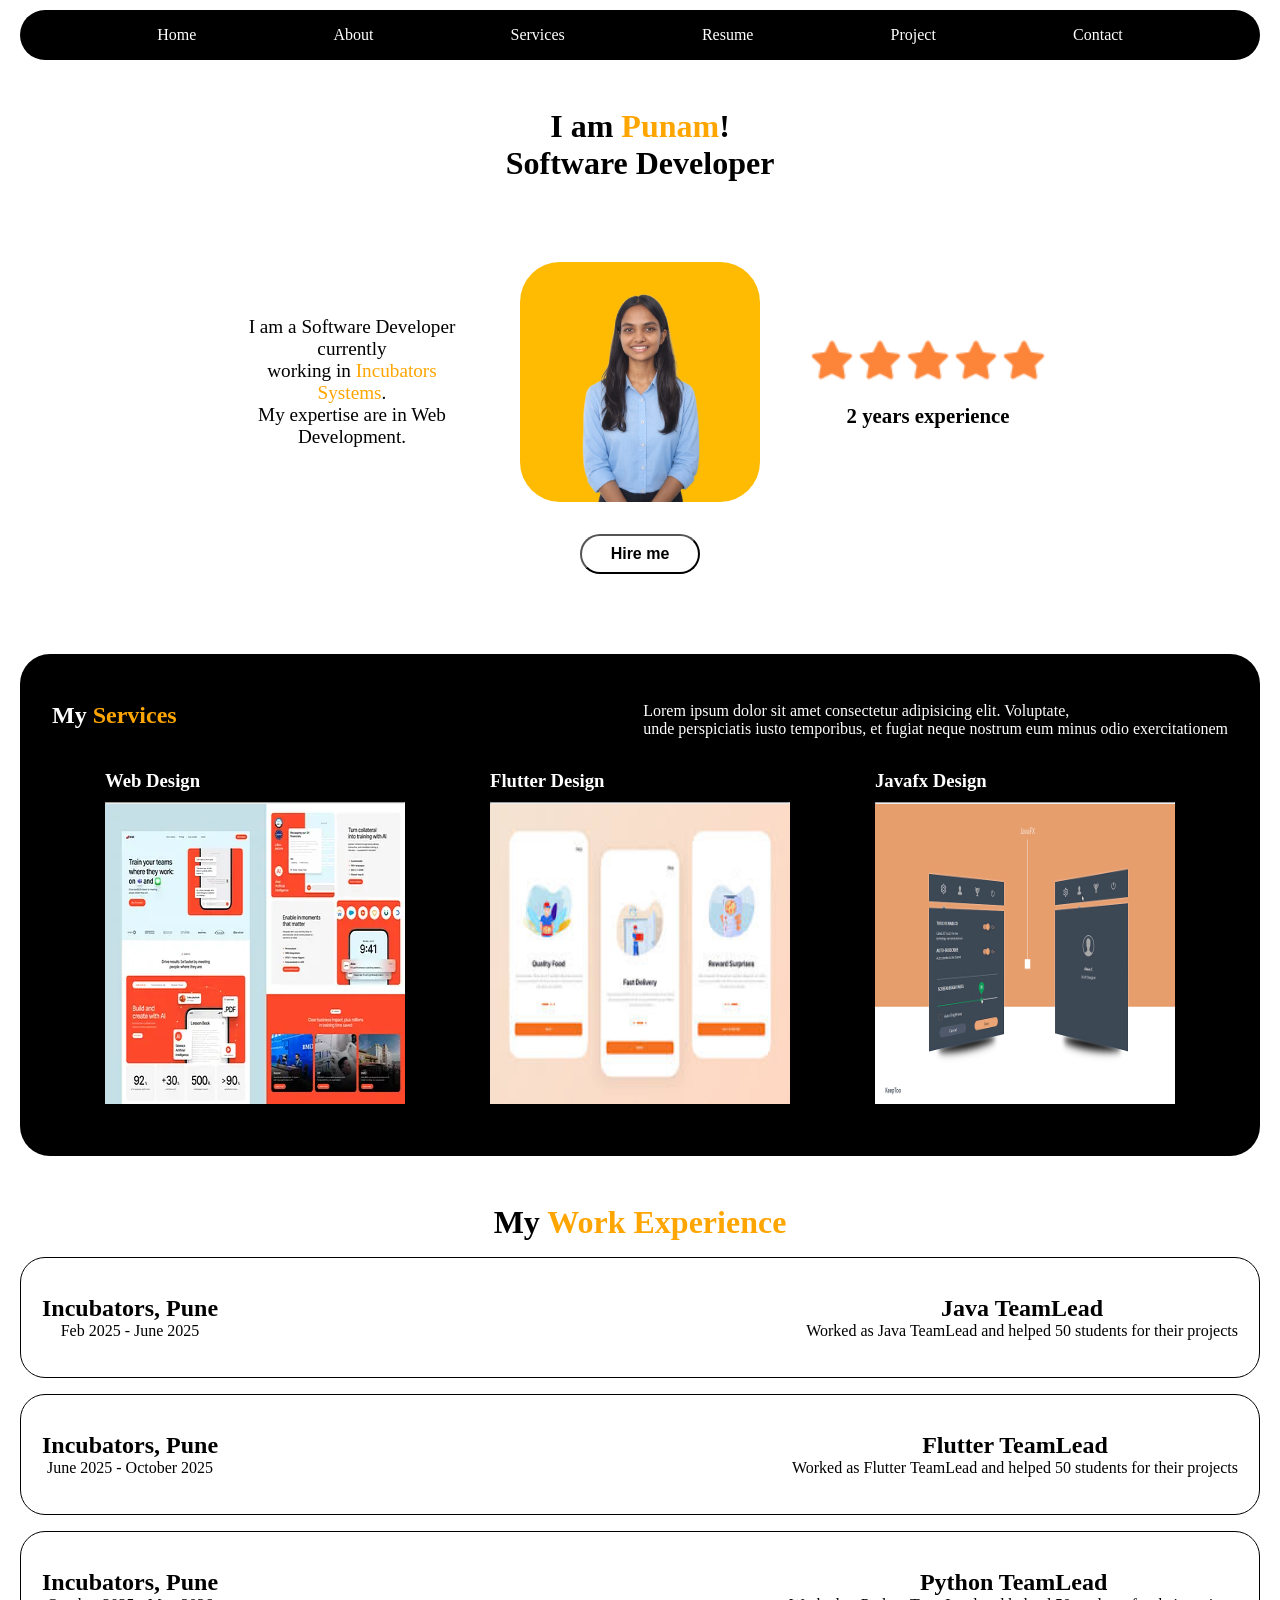
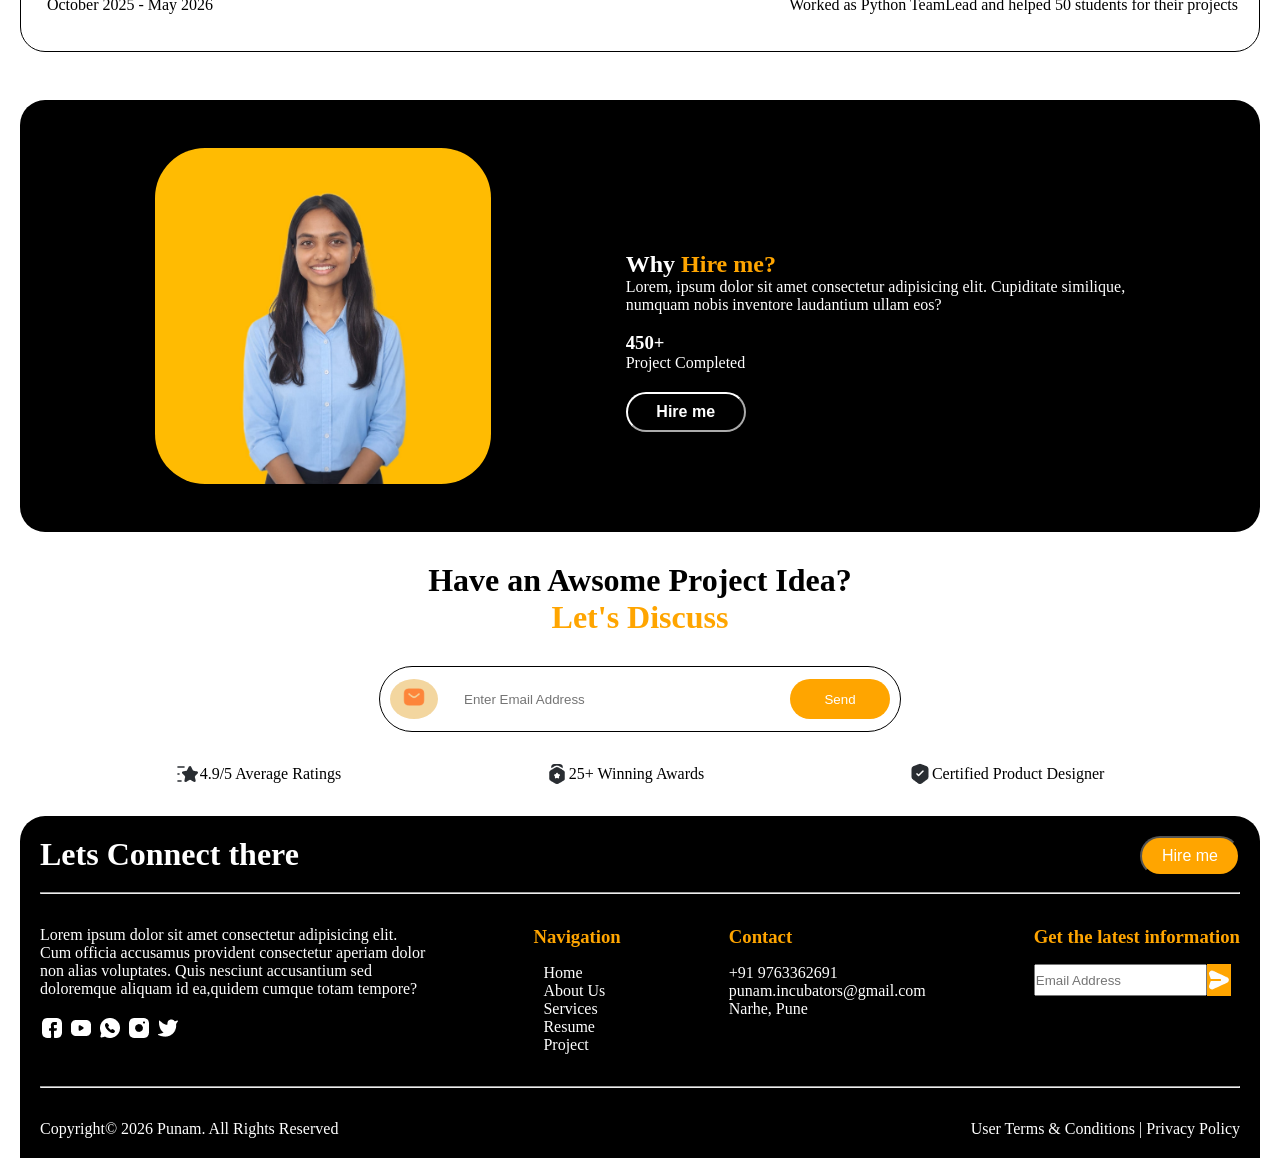
<file: index.html>
<!DOCTYPE html>
<html lang="en">

<head>
    <meta charset="UTF-8">
    <meta name="viewport" content="width=device-width, initial-scale=1.0">
    <title>punam</title>
    <link rel="stylesheet" href="assets/css/style.css">
</head>

<body>
    <div class="navbar-section">
        <nav class="nav-tab">
            <a href="index.html">Home</a>
            <a href="about/about.html">About</a>
            <a href="services/services.html">Services</a>
            <a href="resume/resume.html">Resume</a>
            <a href="projects/projects.html">Project</a>
            <a href="contact/contact.html">Contact</a>
        </nav>
        <div class="hero-section">
            <h1>I am <span class="span-element">Punam</span>! <br>Software Developer</h1>
            <div class="my-info">
                <p>
                    I am a Software Developer currently <br>working in <a href="https://www.core2web.in/"
                        class="company">Incubators
                        Systems</a>. <br>My expertise are in Web
                    Development.
                </p>
                <!-- <div id="container-round"></div> -->
                <img src="assets/images/punam_profile.jpeg" alt="profile-img">
                <div>
                    <img src="assets/images/ratings.png" alt="ratings">
                    <h2>2 years experience</h2>
                </div>
            </div>
            <button class="hire-button" onclick="alert('You are hired!!')">Hire me</button>
        </div>
    </div>
    <div class="service-main">
        <div class="service-header">
            <h2>My <span class="span-element">Services</span></h2>
            <p>Lorem ipsum dolor sit amet consectetur adipisicing elit. Voluptate, <br>unde perspiciatis iusto
                temporibus,
                et fugiat neque nostrum eum minus odio exercitationem </p>
        </div>
        <div class="service-cards">
            <div>
                <h3>Web Design</h3>
                <hr>
                <img src="assets/images/web.jpg" alt="web-service">
            </div>
            <div>
                <h3>Flutter Design</h3>
                <hr>
                <img src="assets/images/flutter_service.jpg" alt="flutter-service">
            </div>
            <div>
                <h3>Javafx Design</h3>
                <hr>
                <img src="assets/images/javafx_service.png" alt="javafx-service">
            </div>
        </div>
    </div>
    <div class="work-experience">
        <h1>My <span class="span-element">Work Experience</span></h1>
        <div class="work-list">
            <div>
                <div class="work-header">
                    <h2>Incubators, Pune</h2>
                    <p>Feb 2025 - June 2025</p>
                </div>
                <div class="work-detail">
                    <h2>Java TeamLead</h2>
                    <p>Worked as Java TeamLead and helped 50 students for their projects</p>
                </div>
            </div>
            <div>
                <div class="work-header">
                    <h2>Incubators, Pune</h2>
                    <p>June 2025 - October 2025</p>
                </div>
                <div class="work-detail">
                    <h2>Flutter TeamLead</h2>
                    <p>Worked as Flutter TeamLead and helped 50 students for their projects</p>
                </div>
            </div>
            <div>
                <div class="work-header">
                    <h2>Incubators, Pune</h2>
                    <p>October 2025 - May 2026</p>
                </div>
                <div class="work-detail">
                    <h2>Python TeamLead</h2>
                    <p>Worked as Python TeamLead and helped 50 students for their projects</p>
                </div>
            </div>
        </div>
    </div>

    <div class="why-me">
        <img src="assets/images/punam_profile.jpeg" alt="girl2">
        <div class="why-details">
            <h2>Why <span class="span-element">Hire me?</span></h2>
            <p>Lorem, ipsum dolor sit amet consectetur adipisicing elit. Cupiditate similique,<br> numquam nobis
                inventore
                laudantium ullam eos? <br><br></p>
            <h3>450+</h3>
            <p>Project Completed</p>
            <button onclick="alert('You are hired!!')">Hire me</button>
        </div>
    </div>

    <div class="connect-main">
        <h1>Have an Awsome Project Idea? <br> <span class="span-element">Let's Discuss</span></h1>

        <div class="connect-textfield">
            <div><img src="assets/images/sms.png" alt="email"></div>
            <input type="text" placeholder="Enter Email Address">
            <button>Send</button>
        </div>
        <div class="connect-details">
            <div>
                <img src="assets/images/star.png" alt="rating">
                <p>4.9/5 Average Ratings</p>
            </div>
            <div>
                <img src="assets/images/award.png" alt="awards">
                <p>25+ Winning Awards</p>
            </div>
            <div>
                <img src="assets/images/shield-tick.png" alt="certified">
                <p>Certified Product Designer</p>
            </div>
        </div>
    </div>

    <footer>
        <div class="footer-main">
            <div class="footer-header">
                <h1>Lets Connect there</h1>
                <button>Hire me</button>
            </div>
            <hr>
            <div class="footer-data">
                <div class="social">
                    <p>Lorem ipsum dolor sit amet consectetur adipisicing elit. <br>
                        Cum officia accusamus provident consectetur aperiam dolor <br>
                        non alias voluptates. Quis nesciunt accusantium sed <br>
                        doloremque aliquam id ea,quidem cumque totam tempore? <br><br>
                    </p>
                    <img src="assets/images/Social media.png" alt="social-media">
                </div>
                <div class="nav">
                    <h3>Navigation</h3>
                    <a href="index.html">Home</a> <br>
                    <a href="about/about.html">About Us</a> <br>
                    <a href="services/services.html">Services</a> <br>
                    <a href="resume/resume.html">Resume</a><br>
                    <a href="projects/projects.html">Project</a><br>
                </div>
                <div class="contact">
                    <h3>Contact</h3>
                    <p>+91 9763362691</p>
                    <p>punam.incubators@gmail.com</p>
                    <p>Narhe, Pune</p>
                </div>
                <div class="email">
                    <h3>Get the latest information</h3>
                    <div>
                        <input type="text" placeholder="Email Address">
                        <div>
                            <img src="assets/images/filled.png" alt="send">
                        </div>
                    </div>
                </div>
            </div>
            <hr>
            <div class="footer-bottom">
                <p>Copyright© 2026 Punam. All Rights Reserved</p>
                <p>User Terms & Conditions | Privacy Policy </p>
            </div>
        </div>
    </footer>
</body>

</html>
</file>
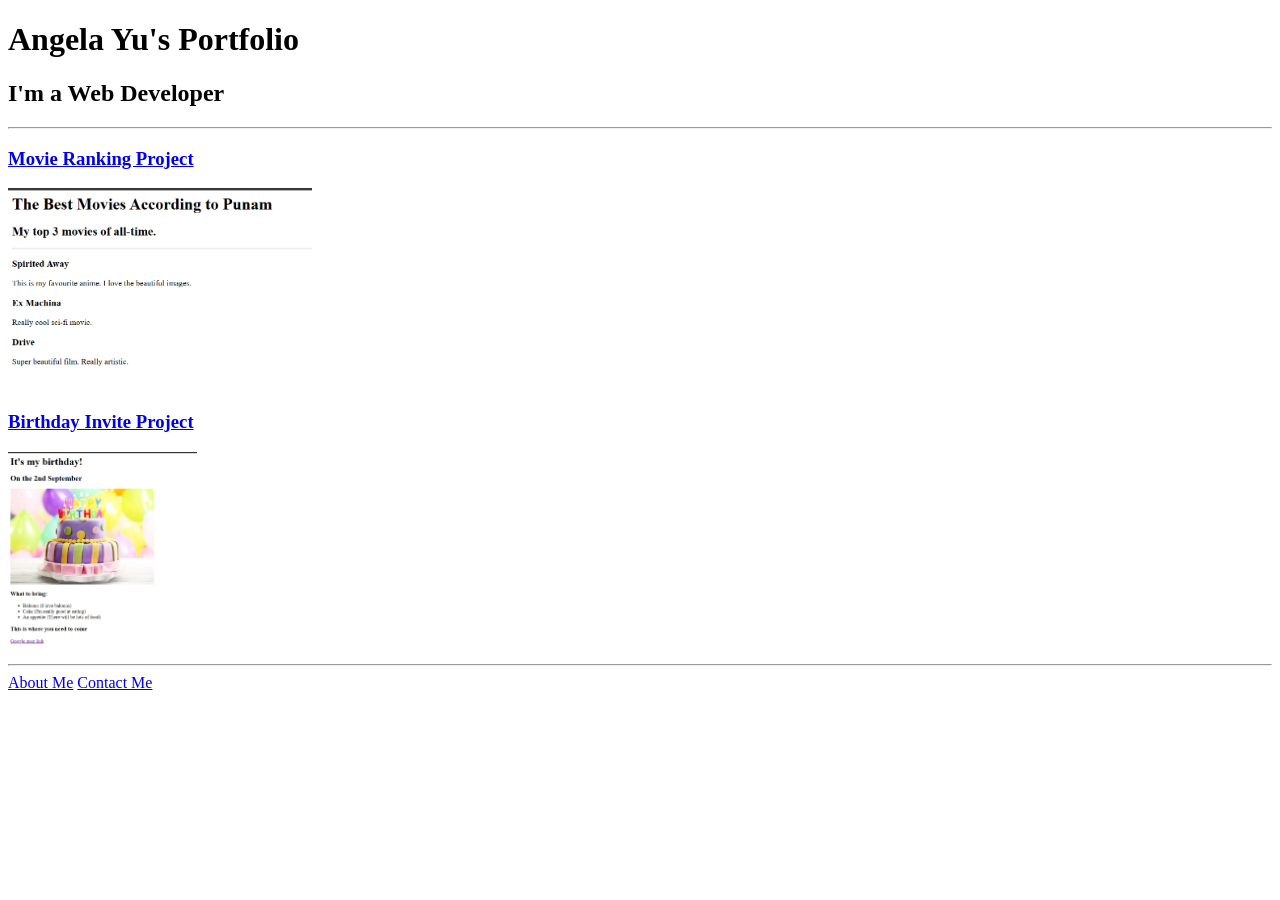
<file: solution.html>
<!DOCTYPE html>
<html lang="en">

<head>
  <meta charset="UTF-8">
  <title>Angela's Portfolio</title>
</head>

<body>
  <h1>Angela Yu's Portfolio</h1>
  <h2>I'm a Web Developer</h2>
  <hr />
  <h3><a href="./public/movie-ranking.html">Movie Ranking Project</a></h3>
  <img src="./assets/images/movie-ranking.png" height="200" alt="movie ranking project preview"/>
  <h3><a href="./public/birthday-invite.html">Birthday Invite Project</a></h3>
  <img src="./assets/images/birthday-invite.png" height="200" alt="birthday invite project preview"/>
  <hr />
  <a href="./public/about.html">About Me</a>
  <a href="./public/contact.html">Contact Me</a>
</body>

</html>
</file>
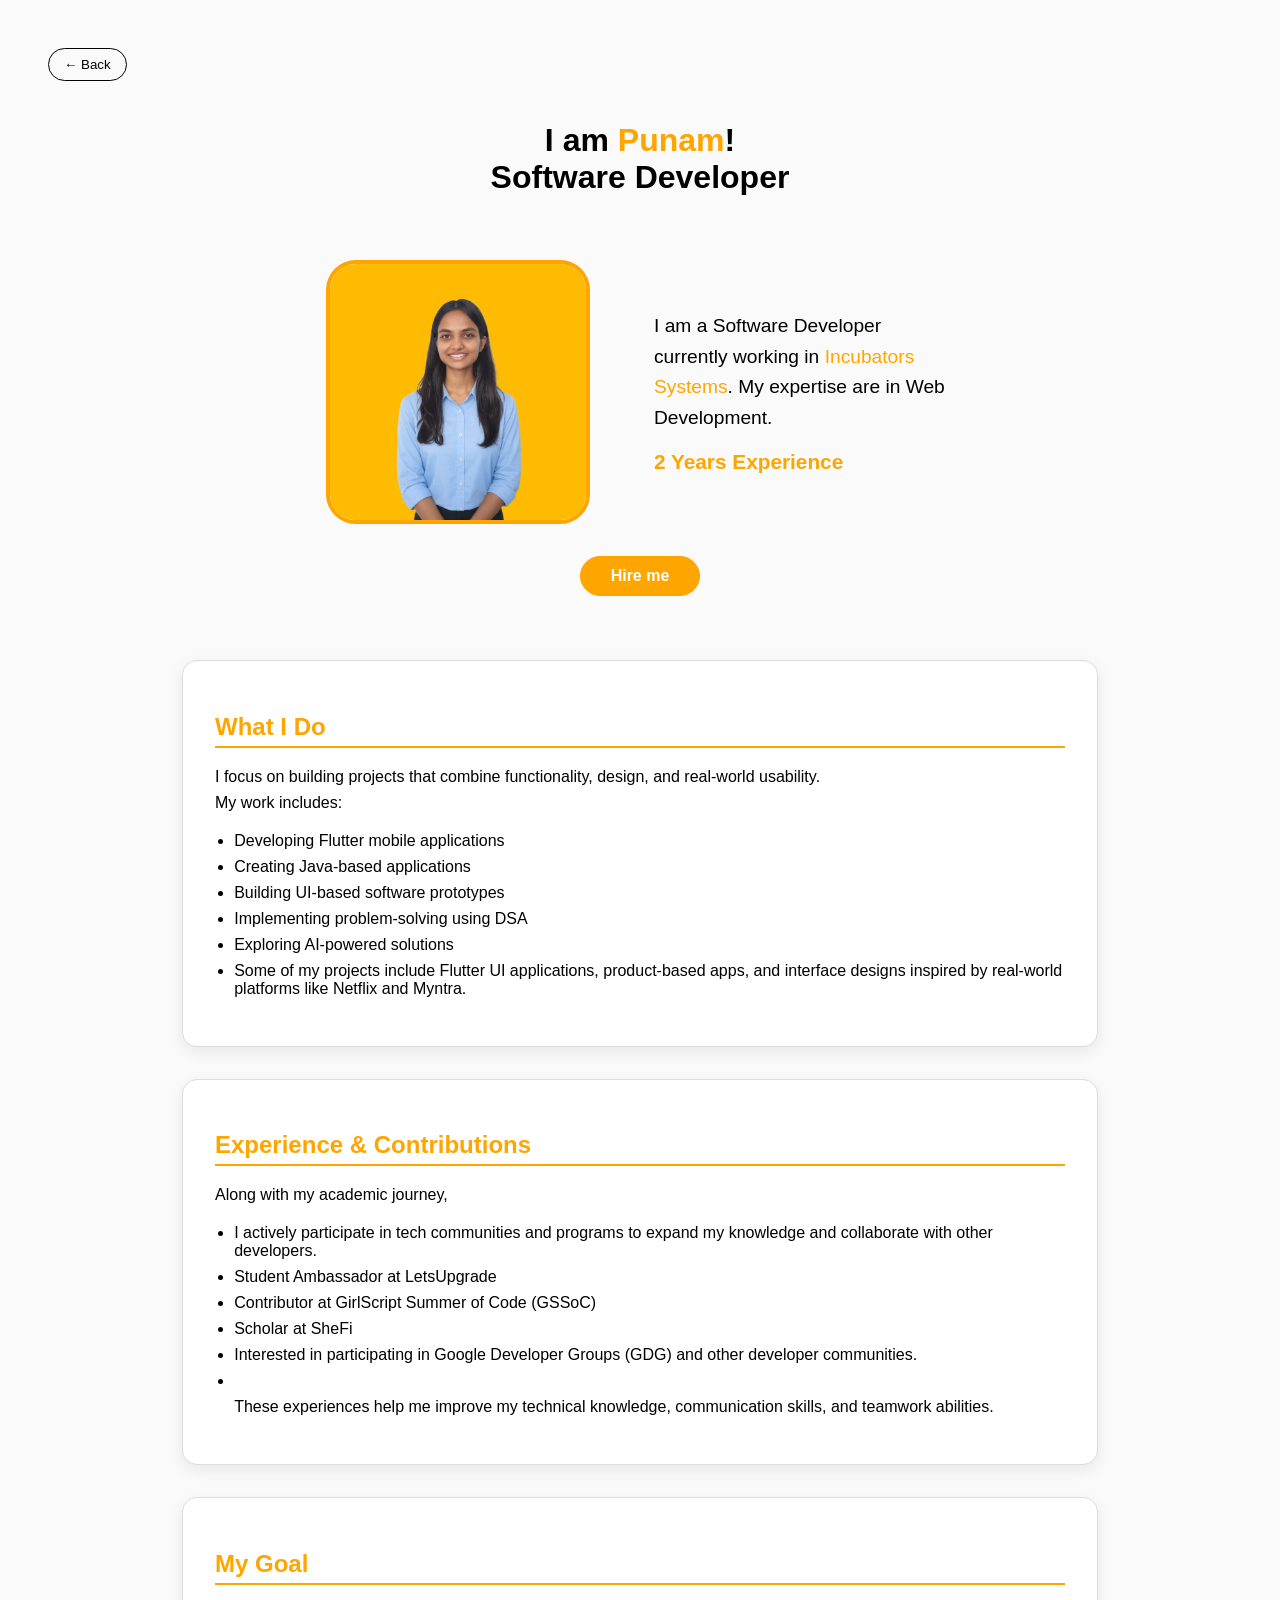
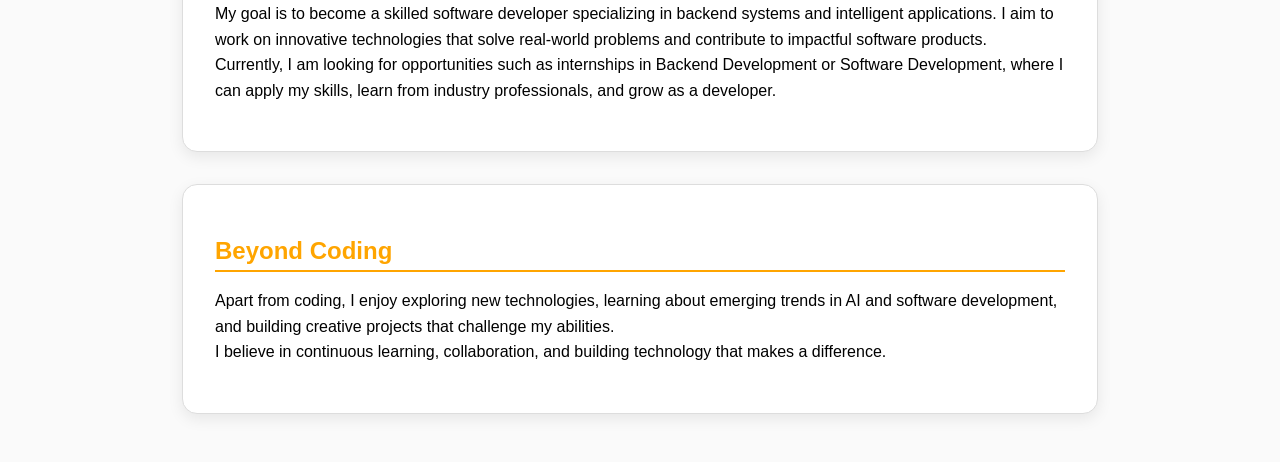
<file: about/about.html>
<!DOCTYPE html>
<html lang="en">

<head>
    <meta charset="UTF-8">
    <meta name="viewport" content="width=device-width, initial-scale=1.0">
    <title>about</title>
    <link rel="stylesheet" href="about.css">
</head>

<body>
    <button class="back-btn" onclick="history.back()">← Back</button>
    <div class="hero-section">
        <h1>I am <span class="span-element">Punam</span>! <br>Software Developer</h1>
        <div class="my-info">

            <img src="../assets/images/punam_profile.jpeg" alt="profile-img">

            <div class="info-text">
                <p>
                    I am a Software Developer currently working in
                    <span class="span-element">Incubators Systems</span>.
                    My expertise are in Web Development.
                </p>

                <h2>2 Years Experience</h2>
            </div>

        </div>
        <button class="hire-button">Hire me</button>
        <div class="cards">
            <div>
                <h2>What I Do</h2>
                <p> I focus on building projects that combine functionality, design, and real-world usability. <br>My
                    work
                    includes:</p>
                <ul>
                    <li>Developing Flutter mobile applications</li>

                    <li>Creating Java-based applications</li>

                    <li>Building UI-based software prototypes</li>

                    <li>Implementing problem-solving using DSA</li>

                    <li>Exploring AI-powered solutions</li>

                    <li>Some of my projects include Flutter UI applications, product-based apps, and interface designs
                        inspired
                        by real-world platforms like Netflix and Myntra.</li>
                </ul>

            </div>
            <div>
                <h2>Experience & Contributions</h2>
                <p>Along with my academic journey, <br>
                <ul>
                    <li>I actively participate in tech communities and programs to expand my knowledge and collaborate
                        with
                        other developers.</li>

                    <li>Student Ambassador at LetsUpgrade</li>
                    <li>Contributor at GirlScript Summer of Code (GSSoC)</li>
                    <li>Scholar at SheFi</li>
                    <li>Interested in participating in Google Developer Groups (GDG) and other developer communities.
                    </li>
                    <li></li>
                    These experiences help me improve my technical knowledge, communication skills, and teamwork
                    abilities.
                </ul>
                </p>
            </div>
            <div>
                <h2>My Goal</h2>
                <p>My goal is to become a skilled software developer specializing in backend systems and intelligent
                    applications. I aim to
                    work on innovative technologies that solve real-world problems and contribute to impactful software
                    products.

                    <br>Currently, I am looking for opportunities such as internships in Backend Development or Software
                    Development, where I
                    can apply my skills, learn from industry professionals, and grow as a developer.
                </p>
            </div>
            <div>
                <h2>Beyond Coding</h2>
                <p> Apart from coding, I enjoy exploring new technologies, learning about emerging trends in AI and
                    software
                    development,
                    and building creative projects that challenge my abilities.

                    <br>I believe in continuous learning, collaboration, and building technology that makes a
                    difference.
                </p>
            </div>
        </div>
    </div>
</body>

</html>
</file>
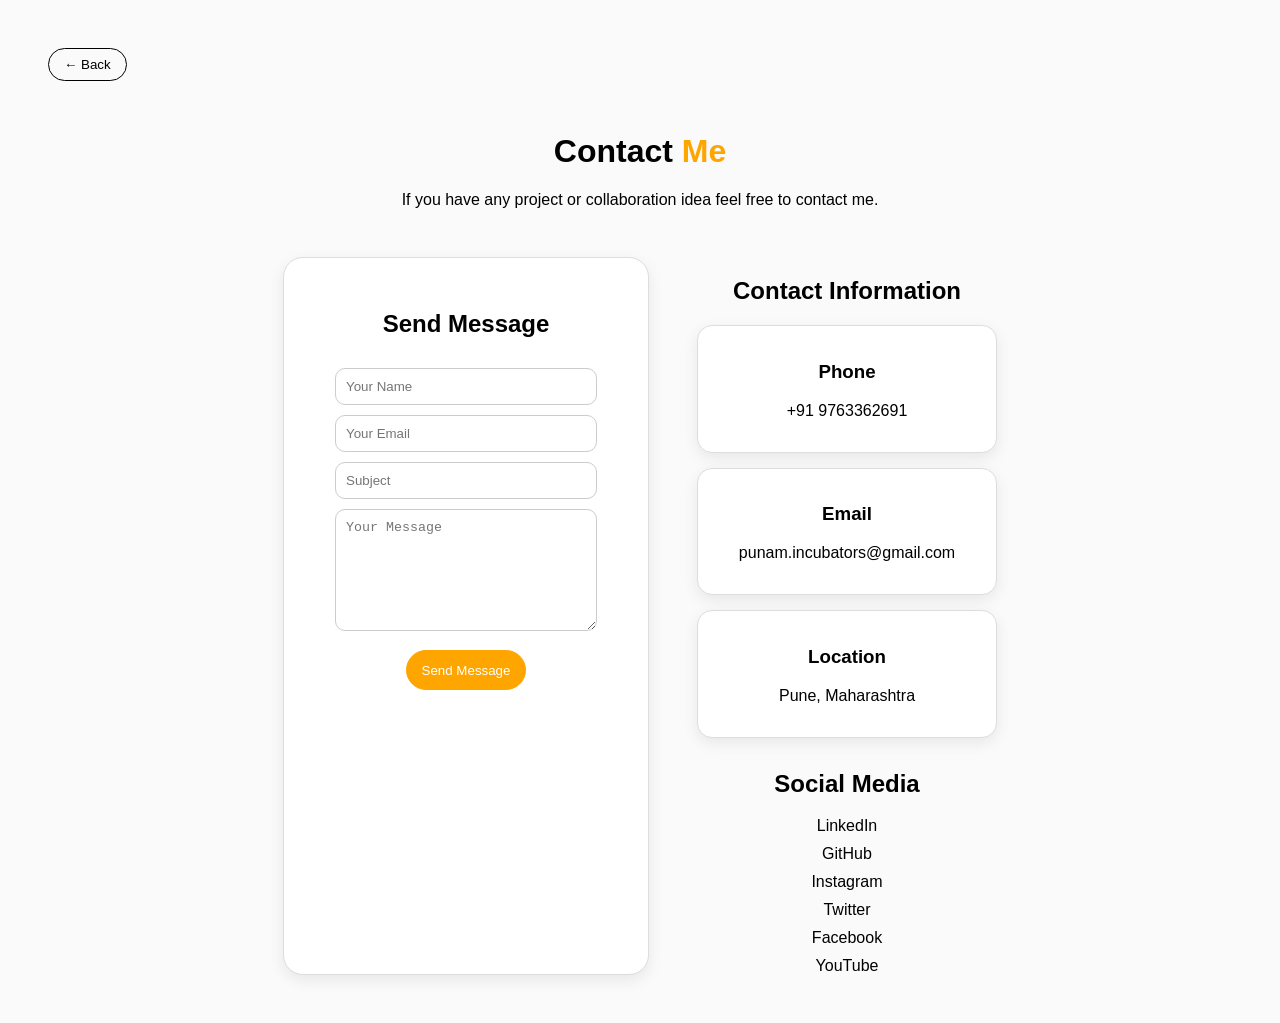
<file: contact/contact.html>
<!DOCTYPE html>
<html lang="en">

<head>
    <meta charset="UTF-8">
    <meta name="viewport" content="width=device-width, initial-scale=1.0">
    <title>Contact</title>
    <link rel="stylesheet" href="contact.css">
</head>

<body>

    <div class="back-container">
        <button class="back-btn" onclick="history.back()">← Back</button>
    </div>

    <div class="contact-main">

        <h1>Contact <span class="span-element">Me</span></h1>
        <p>If you have any project or collaboration idea feel free to contact me.</p>

        <div class="contact-container">

            <form class="contact-form">

                <h2>Send Message</h2>

                <input type="text" placeholder="Your Name">

                <input type="email" placeholder="Your Email">

                <input type="text" placeholder="Subject">

                <textarea placeholder="Your Message"></textarea>

                <button type="button" class="send-btn" onclick="alert('Form Submitted!')">
                    Send Message
                </button>

            </form>


            <div class="contact-details">

                <h2>Contact Information</h2>

                <div class="contact-card">
                    <h3>Phone</h3>
                    <p>+91 9763362691</p>
                </div>

                <div class="contact-card">
                    <h3>Email</h3>
                    <p>punam.incubators@gmail.com</p>
                </div>

                <div class="contact-card">
                    <h3>Location</h3>
                    <p>Pune, Maharashtra</p>
                </div>

                <div class="social-links">

                    <h2>Social Media</h2>

                    <a href="#">LinkedIn</a>
                    <a href="#">GitHub</a>
                    <a href="#">Instagram</a>
                    <a href="#">Twitter</a>
                    <a href="#">Facebook</a>
                    <a href="#">YouTube</a>

                </div>

            </div>

        </div>

    </div>

</body>

</html>
</file>
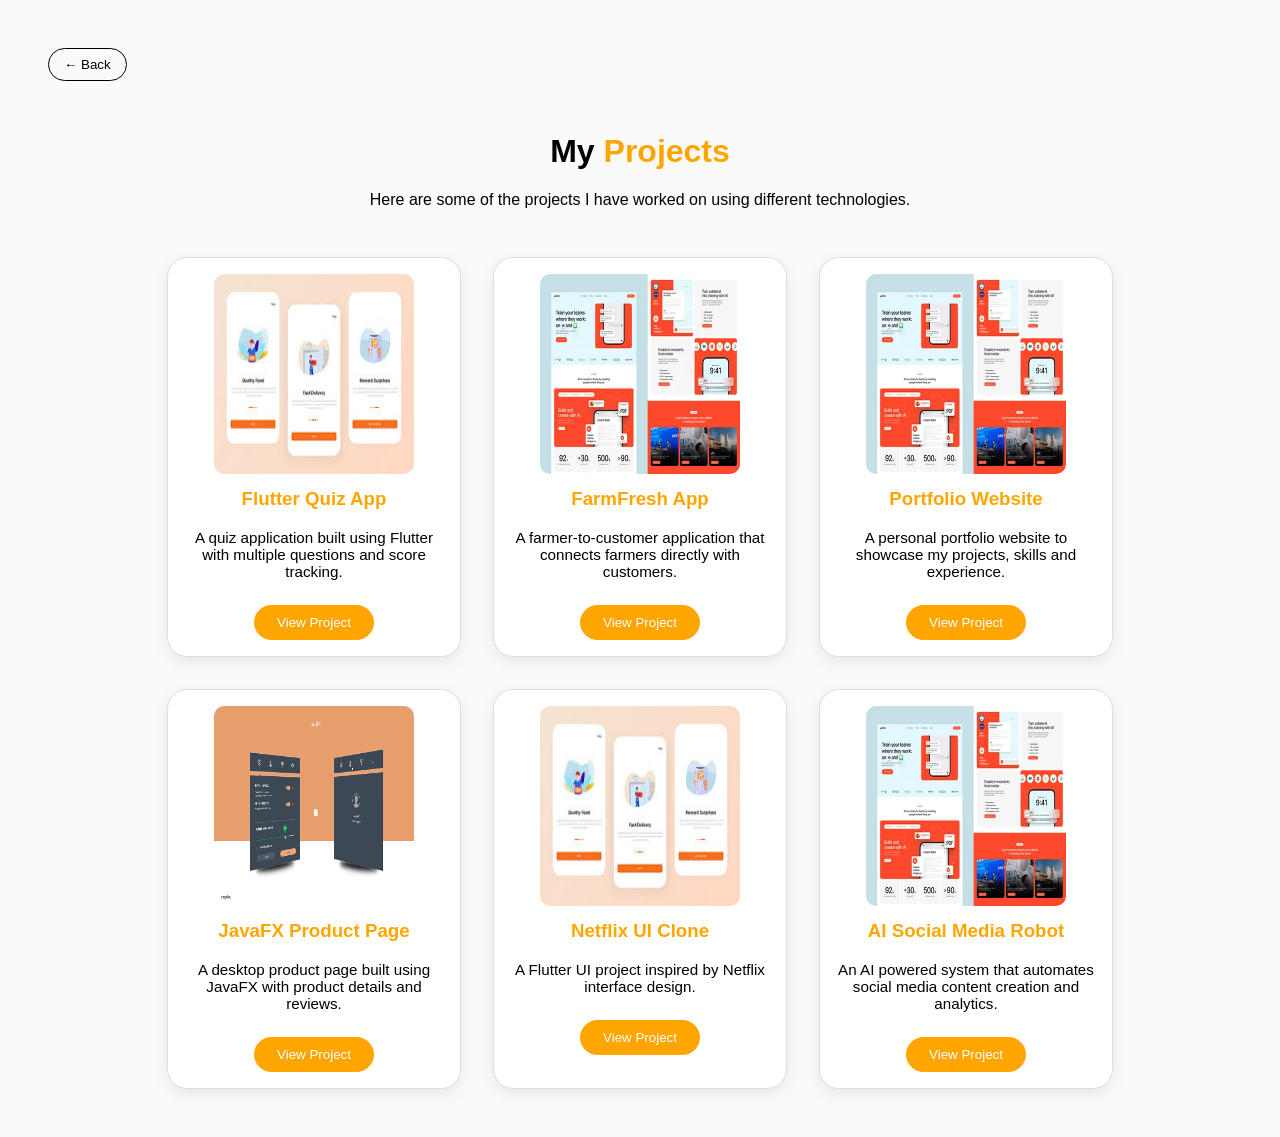
<file: projects/projects.html>
<!DOCTYPE html>
<html lang="en">

<head>
    <meta charset="UTF-8">
    <meta name="viewport" content="width=device-width, initial-scale=1.0">
    <title>Projects</title>
    <link rel="stylesheet" href="project.css">
</head>

<body>

    <div class="back-container">
        <button class="back-btn" onclick="history.back()">← Back</button>
    </div>

    <div class="project-main">

        <div class="project-header">
            <h1>My <span class="span-element">Projects</span></h1>
            <p>Here are some of the projects I have worked on using different technologies.</p>
        </div>

        <div class="project-cards">

            <div class="card">
                <img src="../assets/images/flutter_service.jpg">
                <h3>Flutter Quiz App</h3>
                <p>A quiz application built using Flutter with multiple questions and score tracking.</p>
                <a href="https://github.com/">
                    <button>View Project</button>
                </a>
            </div>

            <div class="card">
                <img src="../assets/images/web.jpg">
                <h3>FarmFresh App</h3>
                <p>A farmer-to-customer application that connects farmers directly with customers.</p>
                <a href="https://github.com/">
                    <button>View Project</button>
                </a>
            </div>

            <div class="card">
                <img src="../assets/images/web.jpg">
                <h3>Portfolio Website</h3>
                <p>A personal portfolio website to showcase my projects, skills and experience.</p>
                <a href="https://github.com/">
                    <button>View Project</button>
                </a>
            </div>

            <div class="card">
                <img src="../assets/images/javafx_service.png">
                <h3>JavaFX Product Page</h3>
                <p>A desktop product page built using JavaFX with product details and reviews.</p>
                <a href="https://github.com/">
                    <button>View Project</button>
                </a>
            </div>

            <div class="card">
                <img src="../assets/images/flutter_service.jpg">
                <h3>Netflix UI Clone</h3>
                <p>A Flutter UI project inspired by Netflix interface design.</p>
                <a href="https://github.com/">
                    <button>View Project</button>
                </a>
            </div>

            <div class="card">
                <img src="../assets/images/web.jpg">
                <h3>AI Social Media Robot</h3>
                <p>An AI powered system that automates social media content creation and analytics.</p>
                <a href="https://github.com/">
                    <button>View Project</button>
                </a>
            </div>

        </div>

    </div>

</body>

</html>
</file>
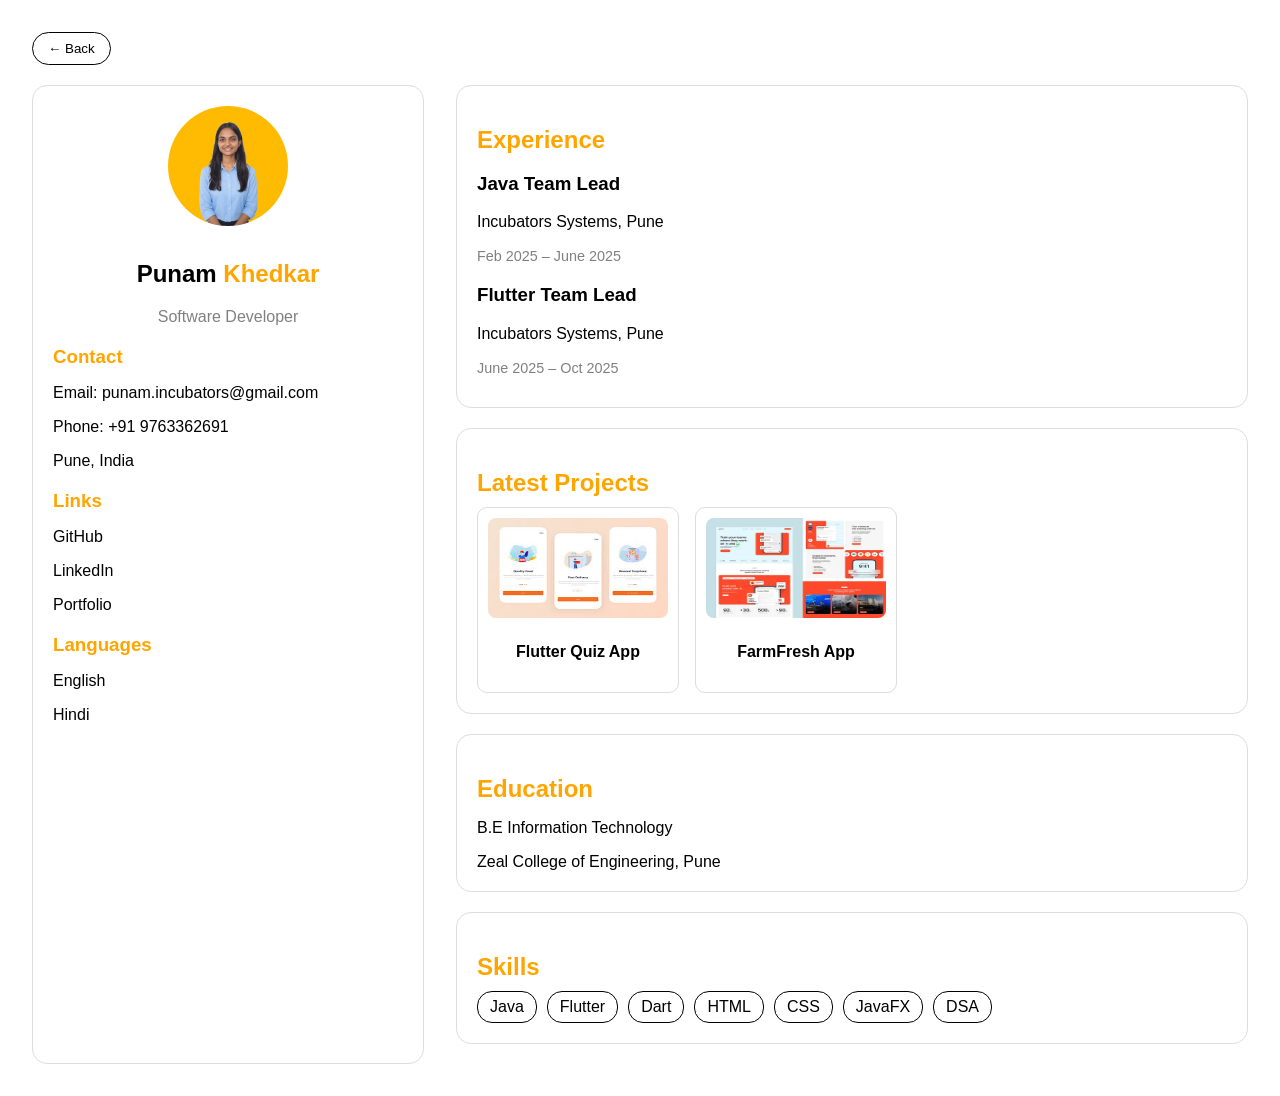
<file: resume/resume.html>
<!DOCTYPE html>
<html lang="en">

<head>
    <meta charset="UTF-8">
    <meta name="viewport" content="width=device-width, initial-scale=1.0">
    <title>Resume</title>
    <link rel="stylesheet" href="resume.css">
</head>

<body>

    <button class="back-btn" onclick="history.back()">← Back</button>

    <div class="resume-container">

        <!-- LEFT SIDEBAR -->
        <div class="resume-left">

            <img src="../assets/images/punam_profile.jpeg" class="profile-img">

            <h2>Punam <span class="span-element">Khedkar</span></h2>
            <p class="role">Software Developer</p>

            <div class="section">
                <h3>Contact</h3>
                <p>Email: punam.incubators@gmail.com</p>
                <p>Phone: +91 9763362691</p>
                <p>Pune, India</p>
            </div>

            <div class="section">
                <h3>Links</h3>
                <p>GitHub</p>
                <p>LinkedIn</p>
                <p>Portfolio</p>
            </div>

            <div class="section">
                <h3>Languages</h3>
                <p>English</p>
                <p>Hindi</p>
            </div>

        </div>


        <!-- RIGHT SIDE -->
        <div class="resume-right">

            <div class="block">
                <h2>Experience</h2>

                <div class="item">
                    <h3>Java Team Lead</h3>
                    <p>Incubators Systems, Pune</p>
                    <span>Feb 2025 – June 2025</span>
                </div>

                <div class="item">
                    <h3>Flutter Team Lead</h3>
                    <p>Incubators Systems, Pune</p>
                    <span>June 2025 – Oct 2025</span>
                </div>

            </div>


            <div class="block">
                <h2>Latest Projects</h2>

                <div class="projects">

                    <div class="card">
                        <img src="../assets/images/flutter_service.jpg">
                        <h4>Flutter Quiz App</h4>
                    </div>

                    <div class="card">
                        <img src="../assets/images/web.jpg">
                        <h4>FarmFresh App</h4>
                    </div>

                </div>

            </div>


            <div class="block">
                <h2>Education</h2>

                <div class="edu">
                    <p>B.E Information Technology</p>
                    <span>Zeal College of Engineering, Pune</span>
                </div>

            </div>


            <div class="block">
                <h2>Skills</h2>

                <div class="skills">

                    <div>Java</div>
                    <div>Flutter</div>
                    <div>Dart</div>
                    <div>HTML</div>
                    <div>CSS</div>
                    <div>JavaFX</div>
                    <div>DSA</div>

                </div>

            </div>

        </div>

    </div>

</body>

</html>
</file>
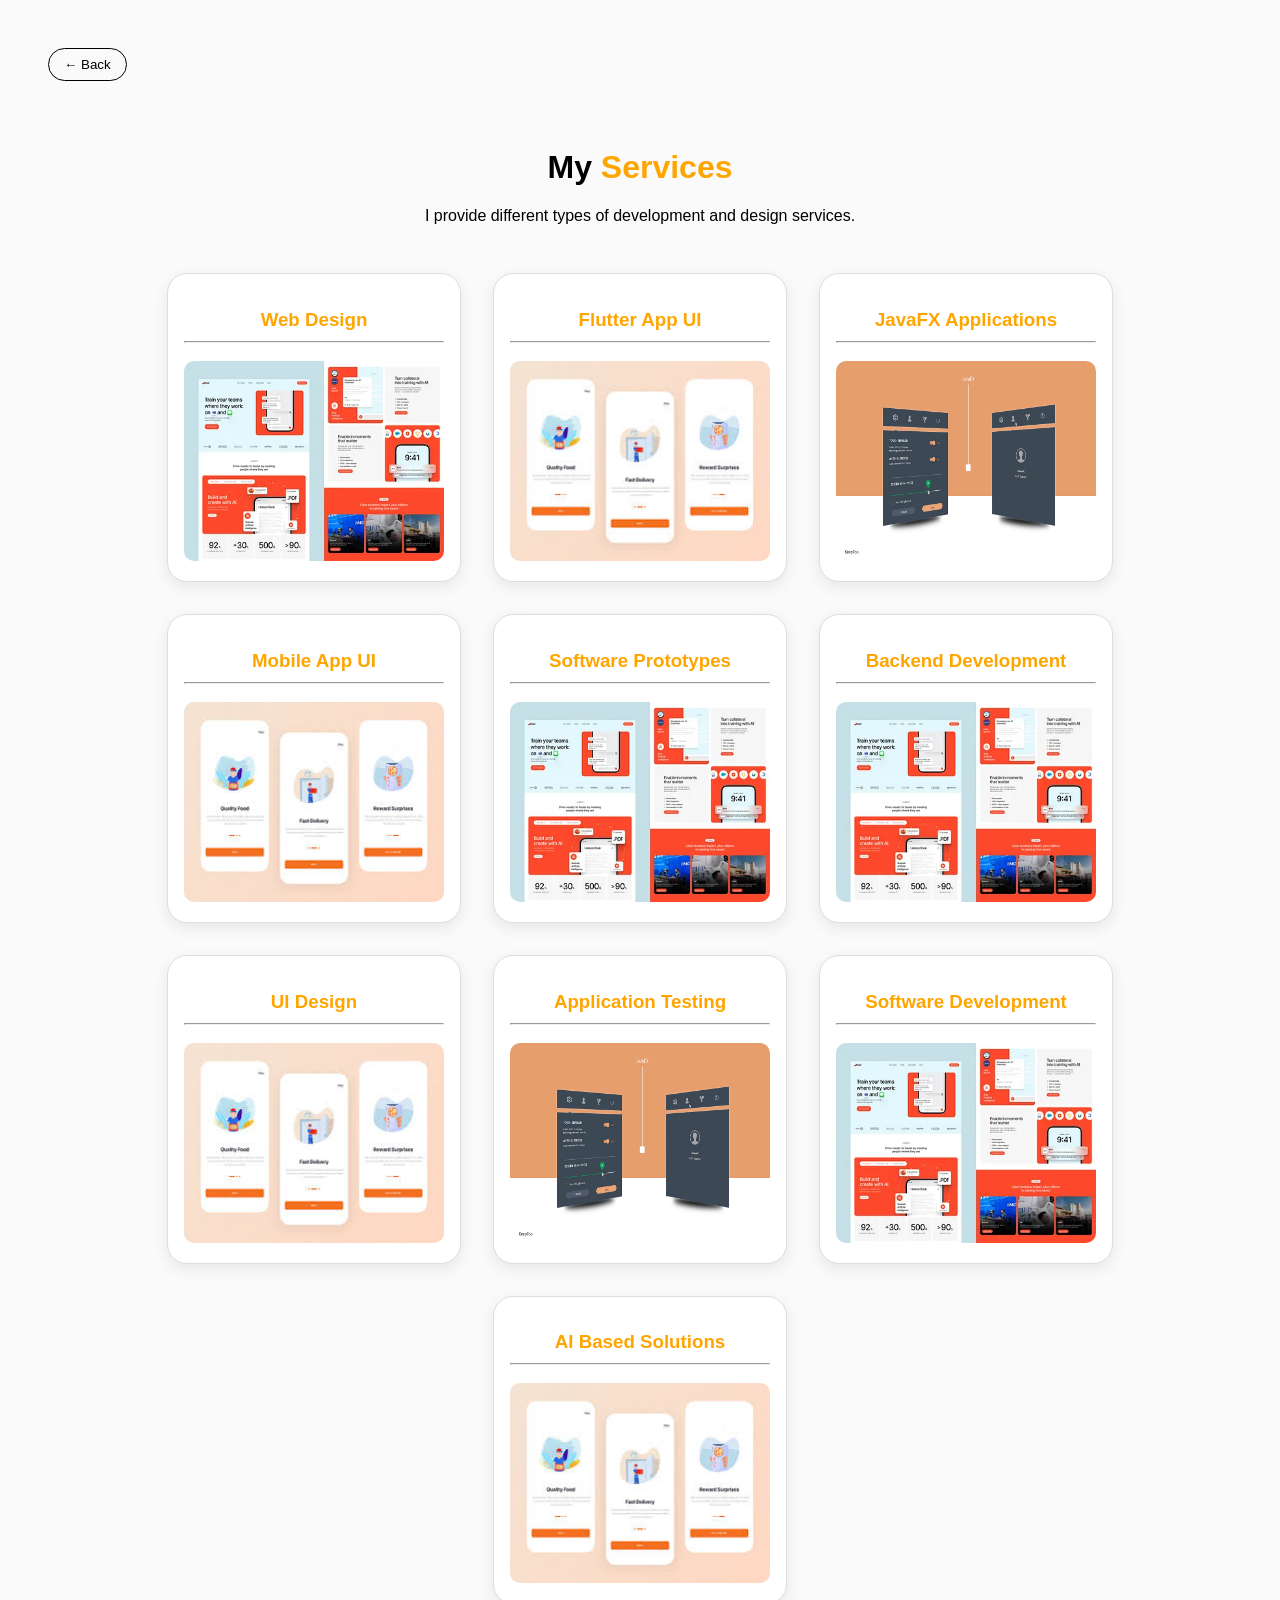
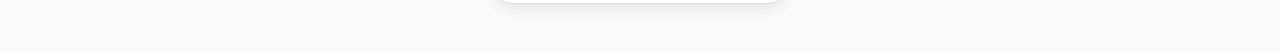
<file: services/services.html>
<!DOCTYPE html>
<html lang="en">

<head>
    <meta charset="UTF-8">
    <meta name="viewport" content="width=device-width, initial-scale=1.0">
    <title>services</title>
    <link rel="stylesheet" href="services.css">
</head>

<body>

    <div class="back-container">
        <button class="back-btn" onclick="history.back()">← Back</button>
    </div>

    <div class="service-main">

        <div class="service-header">
            <h1>My <span class="span-element">Services</span></h1>
            <p>I provide different types of development and design services.</p>
        </div>

        <div class="service-cards">

            <div>
                <h3>Web Design</h3>
                <hr>
                <img src="../assets/images/web.jpg">
            </div>

            <div>
                <h3>Flutter App UI</h3>
                <hr>
                <img src="../assets/images/flutter_service.jpg">
            </div>

            <div>
                <h3>JavaFX Applications</h3>
                <hr>
                <img src="../assets/images/javafx_service.png">
            </div>

            <div>
                <h3>Mobile App UI</h3>
                <hr>
                <img src="../assets/images/flutter_service.jpg">
            </div>

            <div>
                <h3>Software Prototypes</h3>
                <hr>
                <img src="../assets/images/web.jpg">
            </div>

            <div>
                <h3>Backend Development</h3>
                <hr>
                <img src="../assets/images/web.jpg">
            </div>

            <div>
                <h3>UI Design</h3>
                <hr>
                <img src="../assets/images/flutter_service.jpg">
            </div>

            <div>
                <h3>Application Testing</h3>
                <hr>
                <img src="../assets/images/javafx_service.png">
            </div>

            <div>
                <h3>Software Development</h3>
                <hr>
                <img src="../assets/images/web.jpg">
            </div>

            <div>
                <h3>AI Based Solutions</h3>
                <hr>
                <img src="../assets/images/flutter_service.jpg">
            </div>

        </div>

    </div>

</body>

</html>
</file>
<file: assets/css/style.css>
* {
    margin: 0;
    padding: 0;
}

body {
    margin: 0 20px;
    background-color: white;
}

.nav-tab {
    width: 100%;
    margin: 10px 0px;
    border-color: black;
    border-radius: 25px;
    background-color: black;
    display: flex;
    height: 50px;
    justify-content: space-evenly;
    align-items: center;

}

.hero-section h1 {
    margin-top: 3rem;
}

.nav-tab a {
    text-decoration: none;
    color: white;
    font-size: 1rem;
}

.navbar-section {
    text-align: center;
}

.nav-tab a:hover {
    color: orange;
    border-bottom: 2px solid orange;
}

.nav-tab a:active {
    color: orange;
    border-bottom: 2px solid orange;
}

.span-element {
    color: orange;
}

.my-info {
    display: flex;
    justify-content: center;
    align-items: center;
    gap: 3rem;
    flex-wrap: wrap;
    margin-top: 5rem;
    /* text-align: center; */
}

.my-info img {
    height: 240px;
    border-radius: 40px;
    /* margin: 0 8.5rem; */
    /* left: 32rem; */
}

.my-info h2 {
    font-size: 1.3rem;
    margin: auto;
    max-width: 240px;
}


.my-info div>img {
    height: 3rem;
    width: 240px;
    margin-bottom: 1rem;
}


.company {
    color: orange;
    text-decoration: none;
}

.my-info p {
    max-width: 240px;
    font-size: 1.2rem;
    /* margin: auto; */
    width: 100%;

}

.hire-button {
    height: 40px;
    width: 120px;
    margin-top: 2rem;
    /* padding: 5px; */
    border-radius: 25px;
    border-color: black;
    background-color: transparent;
    color: black;
    font-size: 1rem;
    font-weight: bold;
    /* z-index: 3; */
}

.hire-button:hover {
    background-color: orange;
    color: white;
    border-color: orange;
}

.service-main {
    margin-top: 5rem;
    padding: 3rem 2rem;
    /* height: 550px;
    width: 100%; */
    background-color: black;
    border-radius: 30px;
}

.service-header {
    display: flex;
    color: white;
    justify-content: space-between;
    /* padding: 40px 50px; */
    flex-wrap: wrap;
}

.service-cards {
    display: flex;
    justify-content: space-evenly;
    margin-top: 2rem;
    flex-wrap: wrap;
    gap: 2rem;
}

.service-cards img {
    height: 300px;
    width: 300px;
}

.service-cards h3 {
    color: white;
    margin-bottom: 10px;
}

.work-experience {
    text-align: center;
    margin-top: 3rem;
}

.work-list div {
    display: flex;
    justify-content: space-between;
    border: 1px solid black;
    border-radius: 25px;
    margin: 1rem 0;
    padding: 1rem;
    flex-wrap: wrap;
}

.work-list div:hover {
    transform: translateY(-5px);
    border-color: orange;
}

.work-list .work-header {
    display: block;
    justify-content: start;
    border: none;
    padding: 5px;

}

.work-list .work-detail {
    display: block;
    justify-content: start;
    border: none;
    padding: 5px;
}

.why-me {
    display: flex;
    background-color: black;
    border-radius: 25px;
    justify-content: space-evenly;
    padding: 3rem;
    margin-top: 3rem;
    flex-wrap: wrap;
    color: white;
    gap: 3rem;
    align-items: center;
}

.why-me img {
    height: 21rem;
    border-radius: 50px;
    /* margin: 20px; */
}

.why-me .why-details {
    margin-top: 50px;
    /* margin-right: 300px; */
}

.why-details button {
    height: 40px;
    width: 120px;
    padding: 5px;
    margin-top: 20px;
    border-radius: 25px;
    border-color: white;
    background-color: transparent;
    color: white;
    font-size: 1rem;
    font-weight: bold;
}

.connect-main {
    text-align: center;
    margin: 30px 0;
}

.connect-textfield {
    height: 4rem;
    background-color: white;
    margin: 30px auto;
    max-width: 500px;
    display: flex;
    justify-content: space-between;
    border: 1px solid black;
    border-radius: 40px;
    align-items: center;
    padding: 0 10px;
}

.connect-textfield div {
    align-content: center;
    height: 2.5rem;
    width: 3rem;
    border-radius: 50%;
    background-color: rgb(243, 214, 159);
}

.connect-textfield div>img {
    height: 1.5rem;
}

.connect-textfield input {
    background-color: white;
    border: none;
    width: 60%;
}

.connect-textfield button {
    background-color: orange;
    height: 40px;
    width: 100px;
    border-radius: 25px;
    border-color: transparent;
    color: white;
}

.connect-details {
    display: flex;
    justify-content: space-evenly;
    /* margin: 0 20rem; */
    gap: 3rem;
}

.connect-details div {
    display: flex;
    align-items: center;
}

.footer-main {
    color: white;
    background-color: black;
    padding: 20px;
    border-top-left-radius: 25px;
    border-top-right-radius: 25px;
    /* height: 350px; */
}

.footer-header {
    display: flex;
    justify-content: space-between;
    flex-wrap: wrap;
    margin-bottom: 1rem;
    gap: 1rem;
}

.footer-header button {
    height: 40px;
    width: 100px;
    background-color: orange;
    color: white;
    /* padding: 5px 10px; */
    border-radius: 25px;
    font-size: 1rem;
}

.footer-data {
    display: flex;
    justify-content: space-between;
    flex-wrap: wrap;
    margin: 2rem 0;
    gap: 2rem;
}

.nav a {
    text-decoration: none;
    color: white;
    padding: 10px;
}

.footer-data div>h3 {
    color: orange;
    margin-bottom: 1rem;
}

.email div {
    display: flex;
    height: 2rem;
}

.email div>div {
    align-items: center;
    background-color: orange;
}

.footer-bottom {
    margin-top: 2rem;
    display: flex;
    justify-content: space-between;
}

@media (max-width:1024px) {

    .my-info {
        gap: 2rem;
    }

    .service-cards img {
        width: 13rem;
        height: 13rem;
    }

}

@media (max-width:768px) {

    /* .nav-tab {
        flex-wrap: wrap;
        height: auto;
        padding: 1rem;
        gap: 2rem;
    } */

    .my-info {
        flex-direction: column;
        text-align: center;
        align-items: center;
    }

    .my-info img {
        height: 16rem;
    }

    .service-header {
        flex-direction: column;
        text-align: center;
        gap: 1rem;
    }

    .service-cards {
        flex-direction: column;
        align-items: center;
    }

    .why-me {
        flex-direction: column;
        text-align: center;
    }

    .connect-details {
        flex-direction: column;
        align-items: center;
    }

    .footer-header {
        flex-direction: column;
        align-items: center;
        text-align: center;
    }

    .footer-data {
        flex-direction: column;
        text-align: center;
    }

    .footer-bottom {
        flex-direction: column;
        align-items: center;
        gap: 10px;
    }

}

@media (max-width:480px) {

    body {
        margin: 0 10px;
    }

    .my-info img {
        height: 14rem;
    }

    .why-me img {
        height: 13rem;
        width: 13rem;
        /* border-radius: 50px; */
        /* margin: 20px; */
    }

    .connect-textfield {
        max-width: 90%;
    }

}

@media (max-width:370px) {
    .nav-tab {
        gap: 0.8px;
    }

    .nav-tab a {
        font-size: 0.9rem;
    }
}
</file>
<file: about/about.css>
body {
    margin: 3rem;
    font-family: Arial, Helvetica, sans-serif;
    background-color: #fafafa;
}

.navbar-section {
    text-align: center;
}

.span-element {
    color: orange;
}

.hero-section {
    text-align: center;
}

.my-info h2 {
    font-size: 1.3rem;
    margin: auto;
}

.my-info p {
    max-width: 300px;
    font-size: 1.2rem;
    margin: auto;
}

.hire-button {
    height: 40px;
    width: 120px;
    margin-top: 2rem;
    border-radius: 25px;
    border: 1px solid orange;
    background-color: orange;
    color: white;
    font-size: 1rem;
    font-weight: bold;
    cursor: pointer;
}

.hire-button:hover {
    background-color: white;
    color: orange;
}

.hero-section div>h2 {
    color: orange;
    font-weight: bold;
}

.back-btn {
    margin-bottom: 20px;
    padding: 8px 15px;
    border-radius: 20px;
    border: 1px solid black;
    background-color: transparent;
    cursor: pointer;
}

.back-btn:hover {
    background-color: orange;
    color: white;
    border-color: orange;
}

.my-info {
    display: flex;
    justify-content: center;
    align-items: center;
    gap: 4rem;
    margin-top: 4rem;
    flex-wrap: wrap;
}

.my-info img {
    height: 16rem;
    border-radius: 30px;
    border: 4px solid orange;
}

.info-text {
    max-width: 400px;
    text-align: left;
}

.info-text p {
    font-size: 1.2rem;
    line-height: 1.6;
}

.info-text h2 {
    color: orange;
    margin-top: 1rem;
}

.cards {
    margin-top: 4rem;
}

.cards div {
    border: 1px solid #ddd;
    margin: 2rem auto;
    max-width: 850px;
    padding: 2rem;
    border-radius: 15px;
    text-align: left;
    background-color: white;
    box-shadow: 0px 5px 15px rgba(0, 0, 0, 0.08);
}

.cards h2 {
    color: orange;
    margin-bottom: 1rem;
    border-bottom: 2px solid orange;
    padding-bottom: 5px;
}

.cards p {
    margin-bottom: 1rem;
    line-height: 1.6;
}

.cards ul {
    padding-left: 1.2rem;
}

.cards li {
    margin-bottom: 8px;
}

@media (max-width:1024px) {

    body {
        margin: 2rem;
    }

    .my-info {
        gap: 2rem;
    }

    .my-info img {
        height: 14rem;
    }

    .info-text {
        max-width: 350px;
    }

    .cards div {
        max-width: 700px;
    }

}

@media (max-width:768px) {

    body {
        margin: 1.5rem;
    }

    .hero-section h1 {
        font-size: 2rem;
    }

    .my-info {
        flex-direction: column;
        text-align: center;
        gap: 2rem;
    }

    .info-text {
        text-align: center;
    }

    .info-text p {
        font-size: 1.1rem;
    }

    .cards div {
        max-width: 100%;
        padding: 1.5rem;
    }

}

@media (max-width:480px) {

    body {
        margin: 1rem;
    }

    .hero-section h1 {
        font-size: 1.6rem;
    }

    .my-info img {
        height: 12rem;
    }

    .info-text p {
        font-size: 1rem;
    }

    .cards div {
        padding: 1.2rem;
    }

    .hire-button {
        width: 100px;
        height: 35px;
        font-size: 0.9rem;
    }

}
</file>
<file: contact/contact.css>
body {
    margin: 3rem;
    text-align: center;
    font-family: Arial, Helvetica, sans-serif;
    background-color: #fafafa;
}

.span-element {
    color: orange;
}

.back-container {
    text-align: left;
}

.back-btn {
    padding: 8px 15px;
    border-radius: 20px;
    border: 1px solid black;
    background-color: transparent;
    cursor: pointer;
    margin-bottom: 20px;
}

.back-btn:hover {
    background-color: orange;
    color: white;
    border-color: orange;
}


.contact-main {
    margin-top: 2rem;
}

.contact-container {
    display: flex;
    justify-content: center;
    gap: 3rem;
    flex-wrap: wrap;
    margin-top: 3rem;
}


.contact-form {
    border: 1px solid #ddd;
    padding: 2rem;
    border-radius: 20px;
    width: 300px;
    background-color: white;
    box-shadow: 0px 5px 15px rgba(0, 0, 0, 0.08);
}

.contact-form h3 {
    color: orange;
}

.contact-form input,
.contact-form textarea {
    width: 80%;
    padding: 10px;
    margin-top: 10px;
    border-radius: 10px;
    border: 1px solid #ccc;
}

.contact-form textarea {
    height: 100px;
}

.send-btn {
    margin-top: 15px;
    height: 40px;
    width: 120px;
    border-radius: 25px;
    border: 1px solid orange;
    background-color: orange;
    color: white;
    cursor: pointer;
}

.send-btn:hover {
    background-color: white;
    color: orange;
}

.contact-details {
    width: 300px;
}

.contact-card {
    border: 1px solid #ddd;
    border-radius: 15px;
    padding: 1rem;
    margin-top: 15px;
    background-color: white;
    box-shadow: 0px 5px 15px rgba(0, 0, 0, 0.08);
}

.social-links {
    margin-top: 2rem;
}

.social-links h3 {
    color: orange;
}

.social-links a {
    display: block;
    text-decoration: none;
    color: black;
    margin-top: 10px;
}

.social-links a:hover {
    color: orange;
}

@media (max-width:1024px) {

    body {
        margin: 2rem;
    }

    .contact-container {
        gap: 2rem;
    }

    .contact-form {
        width: 280px;
    }

    .contact-details {
        width: 280px;
    }

}

@media (max-width:768px) {

    body {
        margin: 1.5rem;
    }

    .contact-container {
        flex-direction: column;
        align-items: center;
    }

    .contact-form {
        width: 20rem;
    }

    .contact-details {
        width: 80%;
    }

}

@media (max-width:480px) {

    body {
        margin: 1rem;
    }

    .contact-form {
        width: 80%;
        padding: 1.5rem;
    }

    .contact-details {
        width: 95%;
    }

    .send-btn {
        width: 100px;
        height: 35px;
        font-size: 0.9rem;
    }

    .contact-form input,
    .contact-form textarea {
        font-size: 0.9rem;
    }

}
</file>
<file: projects/project.css>
body {
    margin: 3rem;
    text-align: center;
    font-family: Arial, Helvetica, sans-serif;
    background-color: #fafafa;
}

.span-element {
    color: orange;
}


.back-container {
    text-align: left;
}

.back-btn {
    padding: 8px 15px;
    border-radius: 20px;
    border: 1px solid black;
    background-color: transparent;
    cursor: pointer;
    margin-bottom: 20px;
}

.back-btn:hover {
    background-color: orange;
    color: white;
    border-color: orange;
}

.project-main {
    margin-top: 2rem;
}

.project-header {
    margin-bottom: 3rem;
}

.project-cards {
    display: flex;
    justify-content: center;
    flex-wrap: wrap;
    gap: 2rem;
}

.card {
    width: 260px;
    border: 1px solid #ddd;
    border-radius: 20px;
    padding: 1rem;
    background-color: white;
    box-shadow: 0px 5px 15px rgba(0, 0, 0, 0.08);
    transition: transform 0.3s;
}

.card:hover {
    transform: translateY(-5px);
}

.card img {
    width: 200px;
    height: 200px;
    border-radius: 10px;
}

.card h3 {
    margin-top: 10px;
    color: orange;
}

.card p {
    margin-top: 10px;
    font-size: 0.95rem;
}

.card button {
    margin-top: 10px;
    height: 35px;
    width: 120px;
    border-radius: 20px;
    border: 1px solid orange;
    background-color: orange;
    color: white;
    cursor: pointer;
}

.card button:hover {
    background-color: white;
    color: orange;
}

@media (max-width:1024px) {

    body {
        margin: 2rem;
    }

    .project-cards {
        gap: 1.5rem;
    }

    .card {
        width: 230px;
    }

    .card img {
        height: 180px;
        width: 180px;
    }

}

@media (max-width:768px) {

    body {
        margin: 1.5rem;
    }

    .project-header h1 {
        font-size: 1.8rem;
    }

    .project-cards {
        flex-direction: column;
        align-items: center;
    }

    .card {
        width: 80%;
    }

}

@media (max-width:480px) {

    body {
        margin: 1rem;
    }

    .project-header h1 {
        font-size: 1.5rem;
    }

    .card {
        width: 220px;
        padding: 0.8rem;
    }

    .card img {
        height: 180px;
        width: 180px;
    }

    .card p {
        font-size: 0.9rem;
    }

    .card button {
        width: 100px;
        height: 32px;
        font-size: 0.9rem;
    }

}
</file>
<file: resume/resume.css>
body {
    margin: 2rem;
    font-family: Arial;
}

.span-element {
    color: orange;
}

.back-btn {
    padding: 8px 15px;
    border-radius: 20px;
    border: 1px solid black;
    background: transparent;
    cursor: pointer;
    margin-bottom: 20px;
}

.back-btn:hover {
    background: orange;
    color: white;
}

.resume-container {
    display: flex;
    gap: 2rem;
}

.resume-left {
    width: 350px;
    border: 1px solid #ddd;
    padding: 20px;
    border-radius: 15px;
    text-align: center;
}

.profile-img {
    width: 120px;
    height: 120px;
    border-radius: 50%;
    margin-bottom: 10px;
}

.role {
    color: gray;
    margin-bottom: 20px;
}

.section {
    margin-top: 20px;
    text-align: left;
}

.section h3 {
    color: orange;
    margin-bottom: 8px;
}

.resume-right {
    flex: 1;
}

.block {
    border: 1px solid #ddd;
    border-radius: 15px;
    padding: 20px;
    margin-bottom: 20px;
}

.block h2 {
    color: orange;
    margin-bottom: 10px;
}

.item {
    margin-bottom: 10px;
}

.item span {
    color: gray;
    font-size: 0.9rem;
}


.projects {
    display: flex;
    gap: 1rem;
    flex-wrap: wrap;
}

.card {
    width: 180px;
    border: 1px solid #ddd;
    padding: 10px;
    border-radius: 10px;
    text-align: center;
}

.card img {
    width: 100%;
    height: 100px;
    border-radius: 8px;
}


.skills {
    display: flex;
    flex-wrap: wrap;
    gap: 10px;
}

.skills div {
    border: 1px solid black;
    padding: 6px 12px;
    border-radius: 15px;
}

@media (max-width:1024px) {

    body {
        margin: 1.5rem;
    }

    .resume-container {
        gap: 1.5rem;
    }

    .resume-left {
        width: 220px;
    }

    .card {
        width: 160px;
    }

}

@media (max-width:768px) {

    body {
        margin: 1.2rem;
    }

    .resume-container {
        flex-direction: column;
        align-items: center;
    }

    .resume-left {
        width: 80%;
        text-align: center;
    }

    .resume-right {
        width: 100%;
    }

    .projects {
        justify-content: center;
    }

}

@media (max-width:480px) {

    body {
        margin: 1rem;
    }

    .resume-left {
        width: 92%;
        padding: 15px;
    }

    .block {
        padding: 15px;
    }

    .card {
        width: 200px;
        height: 200px;
    }

    .card img {
        height: 150px;
        width: 150px;
    }

    .skills {
        justify-content: center;
    }

}
</file>
<file: services/services.css>
body {
    margin: 3rem;
    text-align: center;
    font-family: Arial, Helvetica, sans-serif;
    background-color: #fafafa;
}

.span-element {
    color: orange;
}

.back-container {
    text-align: left;
}

.back-btn {
    padding: 8px 15px;
    border-radius: 20px;
    border: 1px solid black;
    background-color: transparent;
    cursor: pointer;
    margin-bottom: 20px;
}

.back-btn:hover {
    background-color: orange;
    color: white;
    border-color: orange;
}

.service-main {
    margin-top: 3rem;
}

.service-header {
    margin-bottom: 3rem;
}

.service-cards {
    display: flex;
    justify-content: center;
    flex-wrap: wrap;
    gap: 2rem;
}

.service-cards div {
    width: 260px;
    border: 1px solid #ddd;
    border-radius: 20px;
    padding: 1rem;
    background-color: white;
    box-shadow: 0px 5px 15px rgba(0, 0, 0, 0.08);
    transition: transform 0.3s;
}

.service-cards div:hover {
    transform: translateY(-5px);
}

.service-cards h3 {
    margin-bottom: 10px;
    color: orange;
}

.service-cards p {
    font-size: 0.95rem;
}

.service-cards img {
    height: 200px;
    width: 100%;
    margin-top: 10px;
    border-radius: 10px;
}

@media (max-width:1024px) {

    body {
        margin: 2rem;
    }

    .service-cards {
        gap: 1.5rem;
    }

    .service-cards div {
        width: 230px;
    }

    .service-cards img {
        height: 180px;
    }

}

@media (max-width:768px) {

    body {
        margin: 1.5rem;
    }

    .service-header h1 {
        font-size: 1.8rem;
    }

    .service-cards {
        flex-direction: column;
        align-items: center;
    }

    .service-cards div {
        width: 70%;
    }

    .service-cards img {
        height: 200px;
        width: 200px;
    }

}

@media (max-width:480px) {

    body {
        margin: 1rem;
    }

    .service-header h1 {
        font-size: 1.5rem;
    }

    .service-cards div {
        width: 200px;
        padding: 0.8rem;
    }

    .service-cards img {
        height: 180px;
        width: 180px;
    }

    .service-cards p {
        font-size: 0.9rem;
    }

}
</file>
